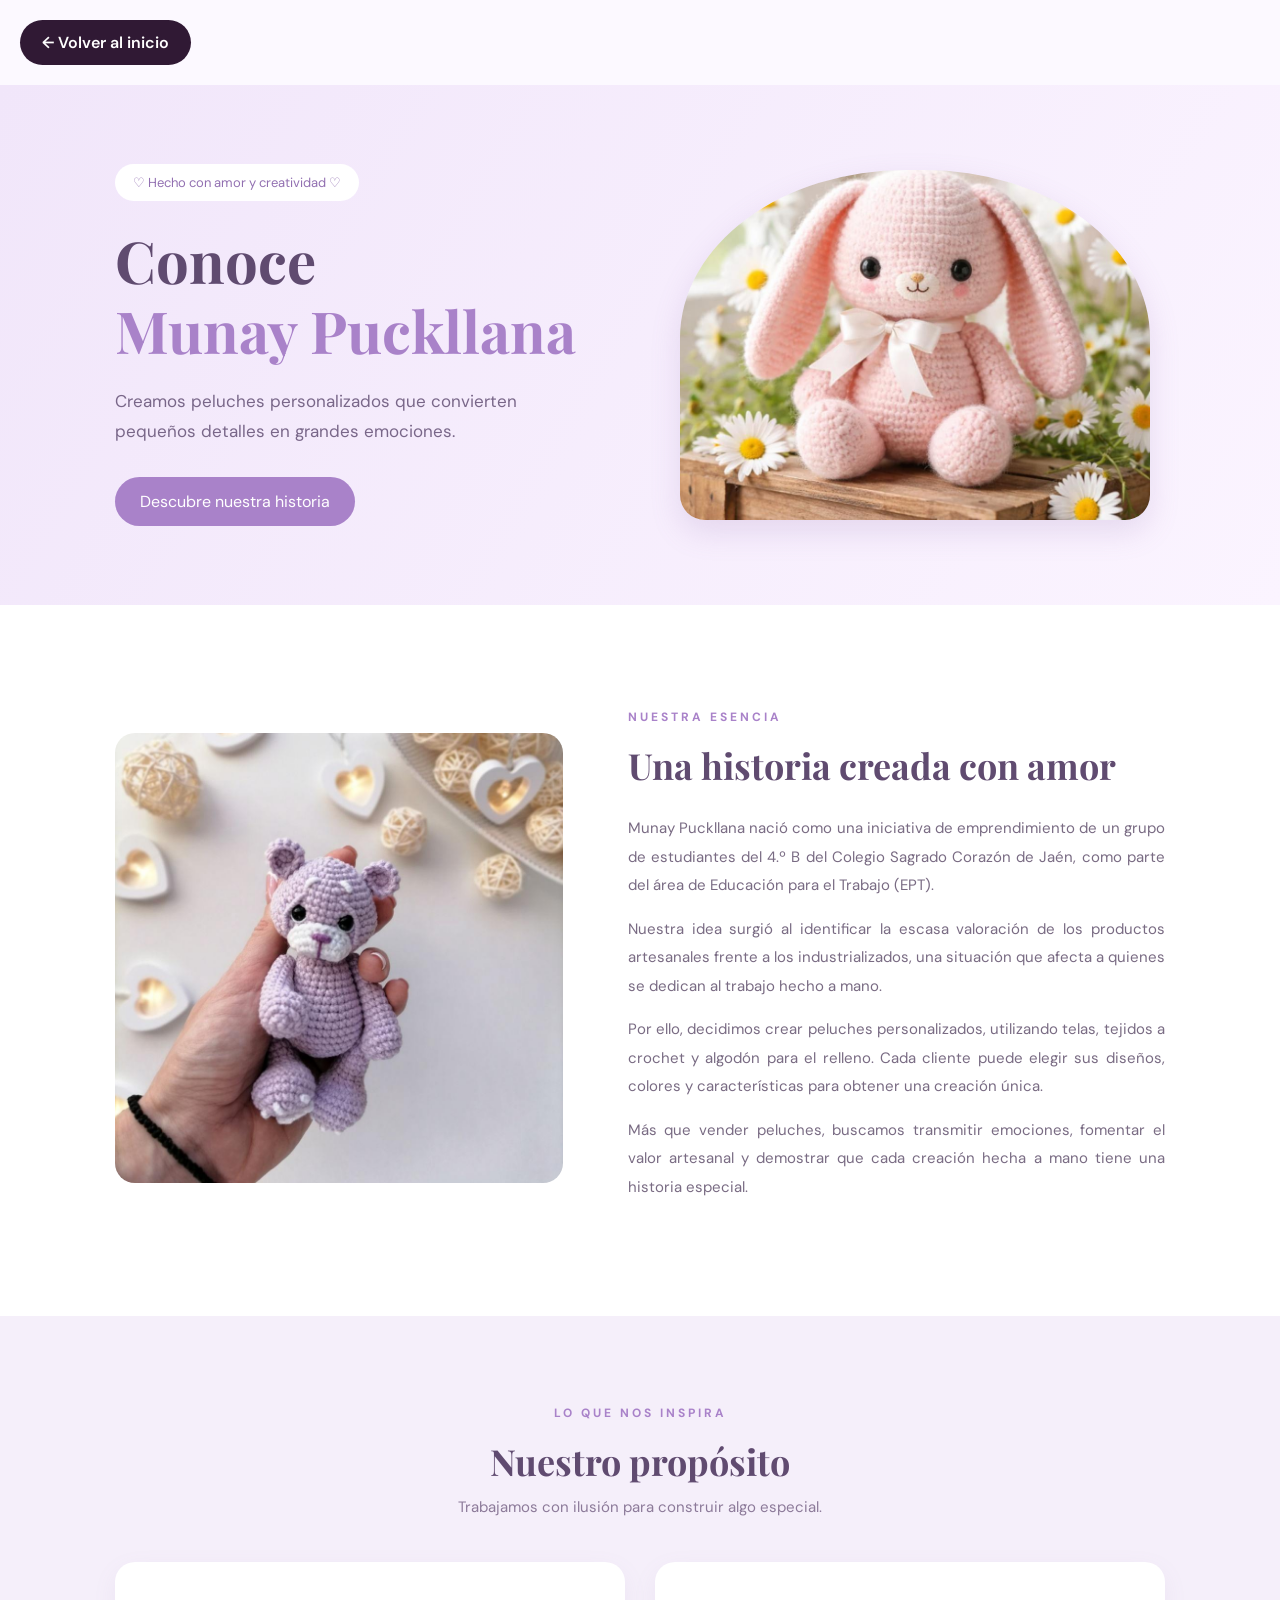
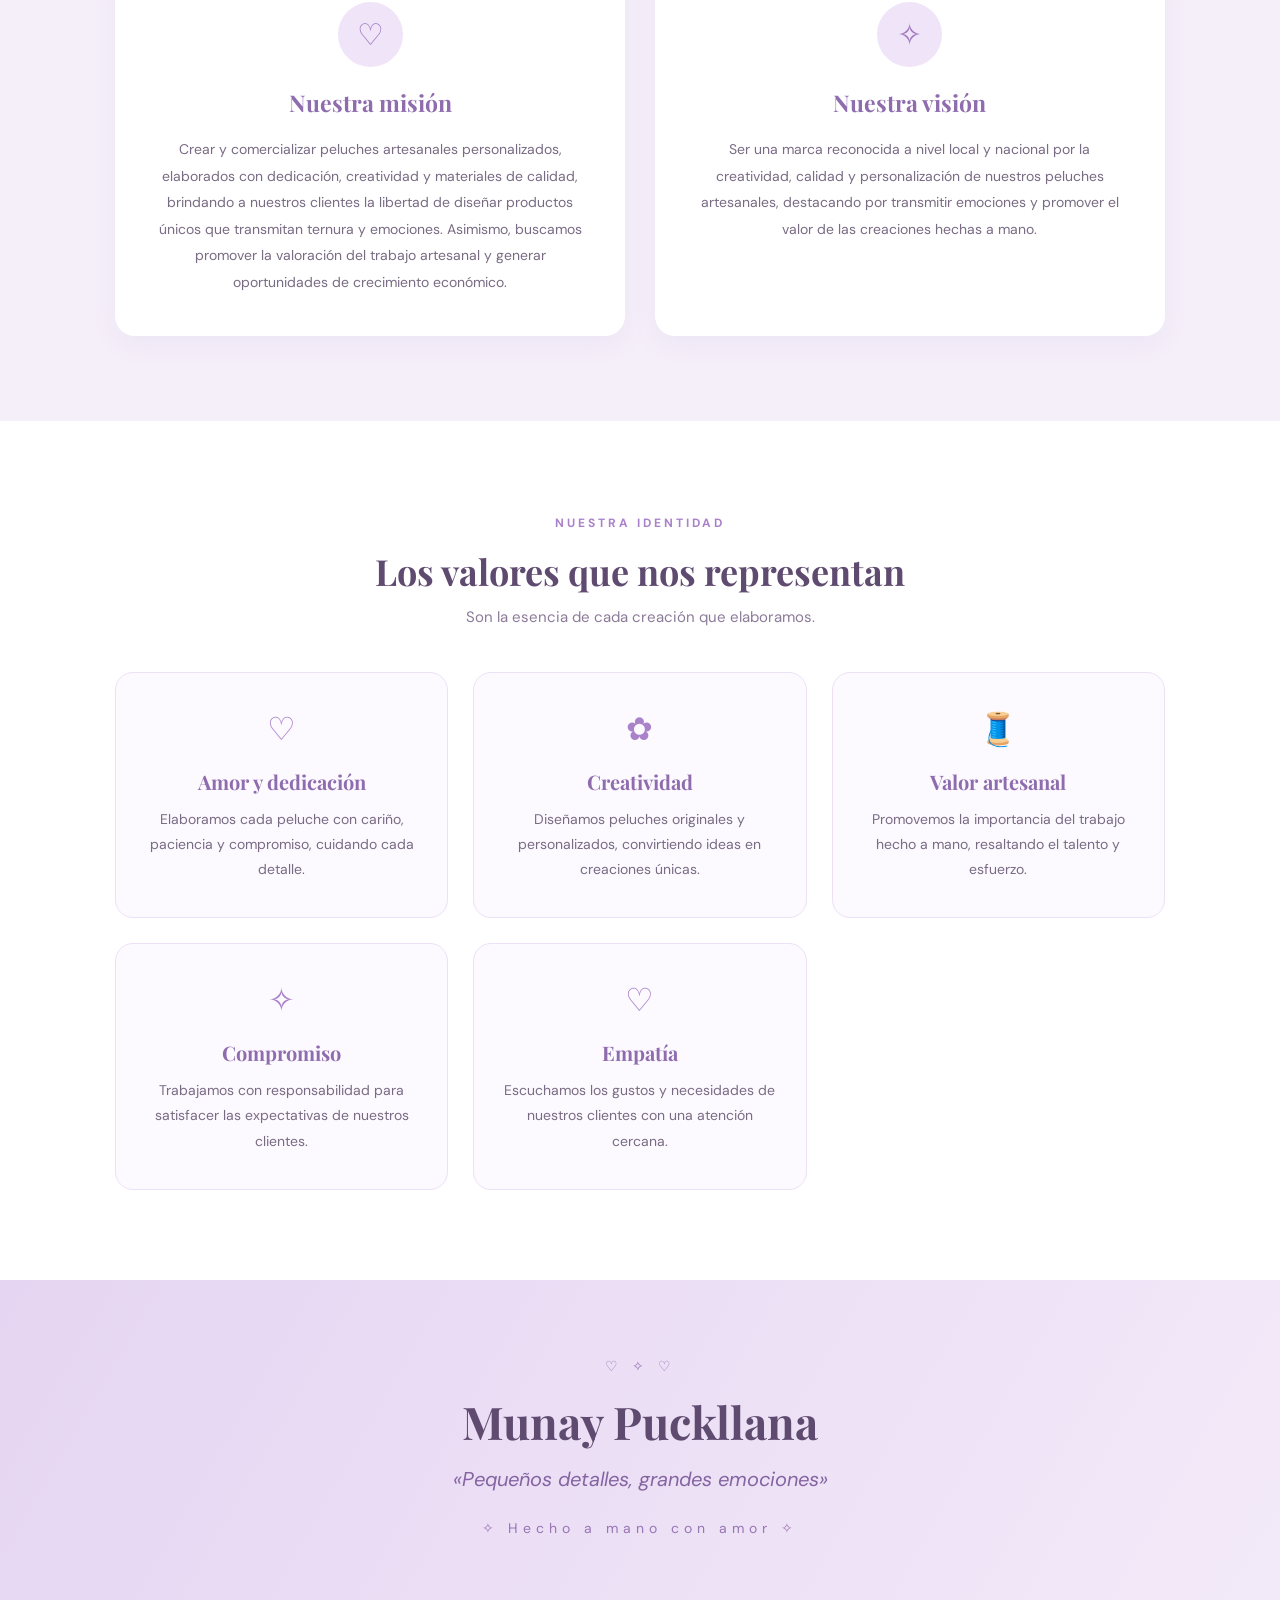
<file: nosotros.html>
<!DOCTYPE html>
<html lang="es">
<head>
    <meta charset="UTF-8">
    <meta name="viewport" content="width=device-width, initial-scale=1.0">
    <title>Nosotros | Munay Puckllana</title>
    <link rel="stylesheet" href="estilonosotros.css">

    <!-- Fuente de Google -->
    <link rel="preconnect" href="https://fonts.googleapis.com">
    <link rel="preconnect" href="https://fonts.gstatic.com" crossorigin>
    <link href="https://fonts.googleapis.com/css2?family=DM+Sans:wght@400;500;600;700&family=Playfair+Display:wght@600;700&display=swap" rel="stylesheet">
</head>

<body>
    <a href="index.html" class="volver">
    ← Volver al inicio
</a>

    <main class="nosotros">

        <!-- PORTADA -->
        <section class="portada">
            <div class="portada-contenido">
                <span class="etiqueta">♡ Hecho con amor y creatividad ♡</span>
                <h1>Conoce <span>Munay Puckllana</span></h1>
                <p>
                    Creamos peluches personalizados que convierten
                    pequeños detalles en grandes emociones.
                </p>
                <a href="#historia" class="boton">Descubre nuestra historia</a>
            </div>

            <div class="portada-imagen">
                <img src="conejito1.jpg" alt="Peluches artesanales Munay Puckllana">
            </div>
        </section>

        <!-- HISTORIA -->
        <section class="historia" id="historia">
            <div class="historia-imagen">
                <img src="osito2.jpg" alt="Elaboración artesanal de peluches">
            </div>

            <div class="historia-texto">
                <span class="subtitulo">Nuestra esencia</span>
                <h2>Una historia creada con amor</h2>

                <p>
                    Munay Puckllana nació como una iniciativa de emprendimiento
                    de un grupo de estudiantes del 4.º B del Colegio Sagrado
                    Corazón de Jaén, como parte del área de Educación para
                    el Trabajo (EPT).
                </p>

                <p>
                    Nuestra idea surgió al identificar la escasa valoración
                    de los productos artesanales frente a los industrializados,
                    una situación que afecta a quienes se dedican al trabajo
                    hecho a mano.
                </p>

                <p>
                    Por ello, decidimos crear peluches personalizados,
                    utilizando telas, tejidos a crochet y algodón para el
                    relleno. Cada cliente puede elegir sus diseños, colores
                    y características para obtener una creación única.
                </p>

                <p>
                    Más que vender peluches, buscamos transmitir emociones,
                    fomentar el valor artesanal y demostrar que cada creación
                    hecha a mano tiene una historia especial.
                </p>
            </div>
        </section>

        <!-- MISIÓN Y VISIÓN -->
        <section class="proposito">
            <div class="titulo-seccion">
                <span class="subtitulo">Lo que nos inspira</span>
                <h2>Nuestro propósito</h2>
                <p>Trabajamos con ilusión para construir algo especial.</p>
            </div>

            <div class="proposito-contenedor">

                <article class="proposito-card">
                    <div class="icono">♡</div>
                    <h3>Nuestra misión</h3>
                    <p>
                        Crear y comercializar peluches artesanales personalizados,
                        elaborados con dedicación, creatividad y materiales de
                        calidad, brindando a nuestros clientes la libertad de
                        diseñar productos únicos que transmitan ternura y
                        emociones. Asimismo, buscamos promover la valoración
                        del trabajo artesanal y generar oportunidades de
                        crecimiento económico.
                    </p>
                </article>

                <article class="proposito-card">
                    <div class="icono">✧</div>
                    <h3>Nuestra visión</h3>
                    <p>
                        Ser una marca reconocida a nivel local y nacional
                        por la creatividad, calidad y personalización de
                        nuestros peluches artesanales, destacando por
                        transmitir emociones y promover el valor de las
                        creaciones hechas a mano.
                    </p>
                </article>

            </div>
        </section>

        <!-- VALORES -->
        <section class="valores">
            <div class="titulo-seccion">
                <span class="subtitulo">Nuestra identidad</span>
                <h2>Los valores que nos representan</h2>
                <p>Son la esencia de cada creación que elaboramos.</p>
            </div>

            <div class="valores-contenedor">

                <article class="valor-card">
                    <div class="valor-icono">♡</div>
                    <h3>Amor y dedicación</h3>
                    <p>
                        Elaboramos cada peluche con cariño, paciencia y
                        compromiso, cuidando cada detalle.
                    </p>
                </article>

                <article class="valor-card">
                    <div class="valor-icono">✿</div>
                    <h3>Creatividad</h3>
                    <p>
                        Diseñamos peluches originales y personalizados,
                        convirtiendo ideas en creaciones únicas.
                    </p>
                </article>

                <article class="valor-card">
                    <div class="valor-icono">🧵</div>
                    <h3>Valor artesanal</h3>
                    <p>
                        Promovemos la importancia del trabajo hecho a mano,
                        resaltando el talento y esfuerzo.
                    </p>
                </article>

                <article class="valor-card">
                    <div class="valor-icono">✧</div>
                    <h3>Compromiso</h3>
                    <p>
                        Trabajamos con responsabilidad para satisfacer
                        las expectativas de nuestros clientes.
                    </p>
                </article>

                <article class="valor-card">
                    <div class="valor-icono">♡</div>
                    <h3>Empatía</h3>
                    <p>
                        Escuchamos los gustos y necesidades de nuestros
                        clientes con una atención cercana.
                    </p>
                </article>

            </div>
        </section>

        <!-- ESLOGAN -->
        <section class="eslogan">
            <span class="eslogan-decoracion">♡ ✧ ♡</span>
            <h2>Munay Puckllana</h2>
            <p>«Pequeños detalles, grandes emociones»</p>
            <span class="eslogan-decoracion">✧ Hecho a mano con amor ✧</span>
        </section>

    </main>

</body>
</html>
<!-- Actualizacion de MUNAY PUCLLANA -->
</file>
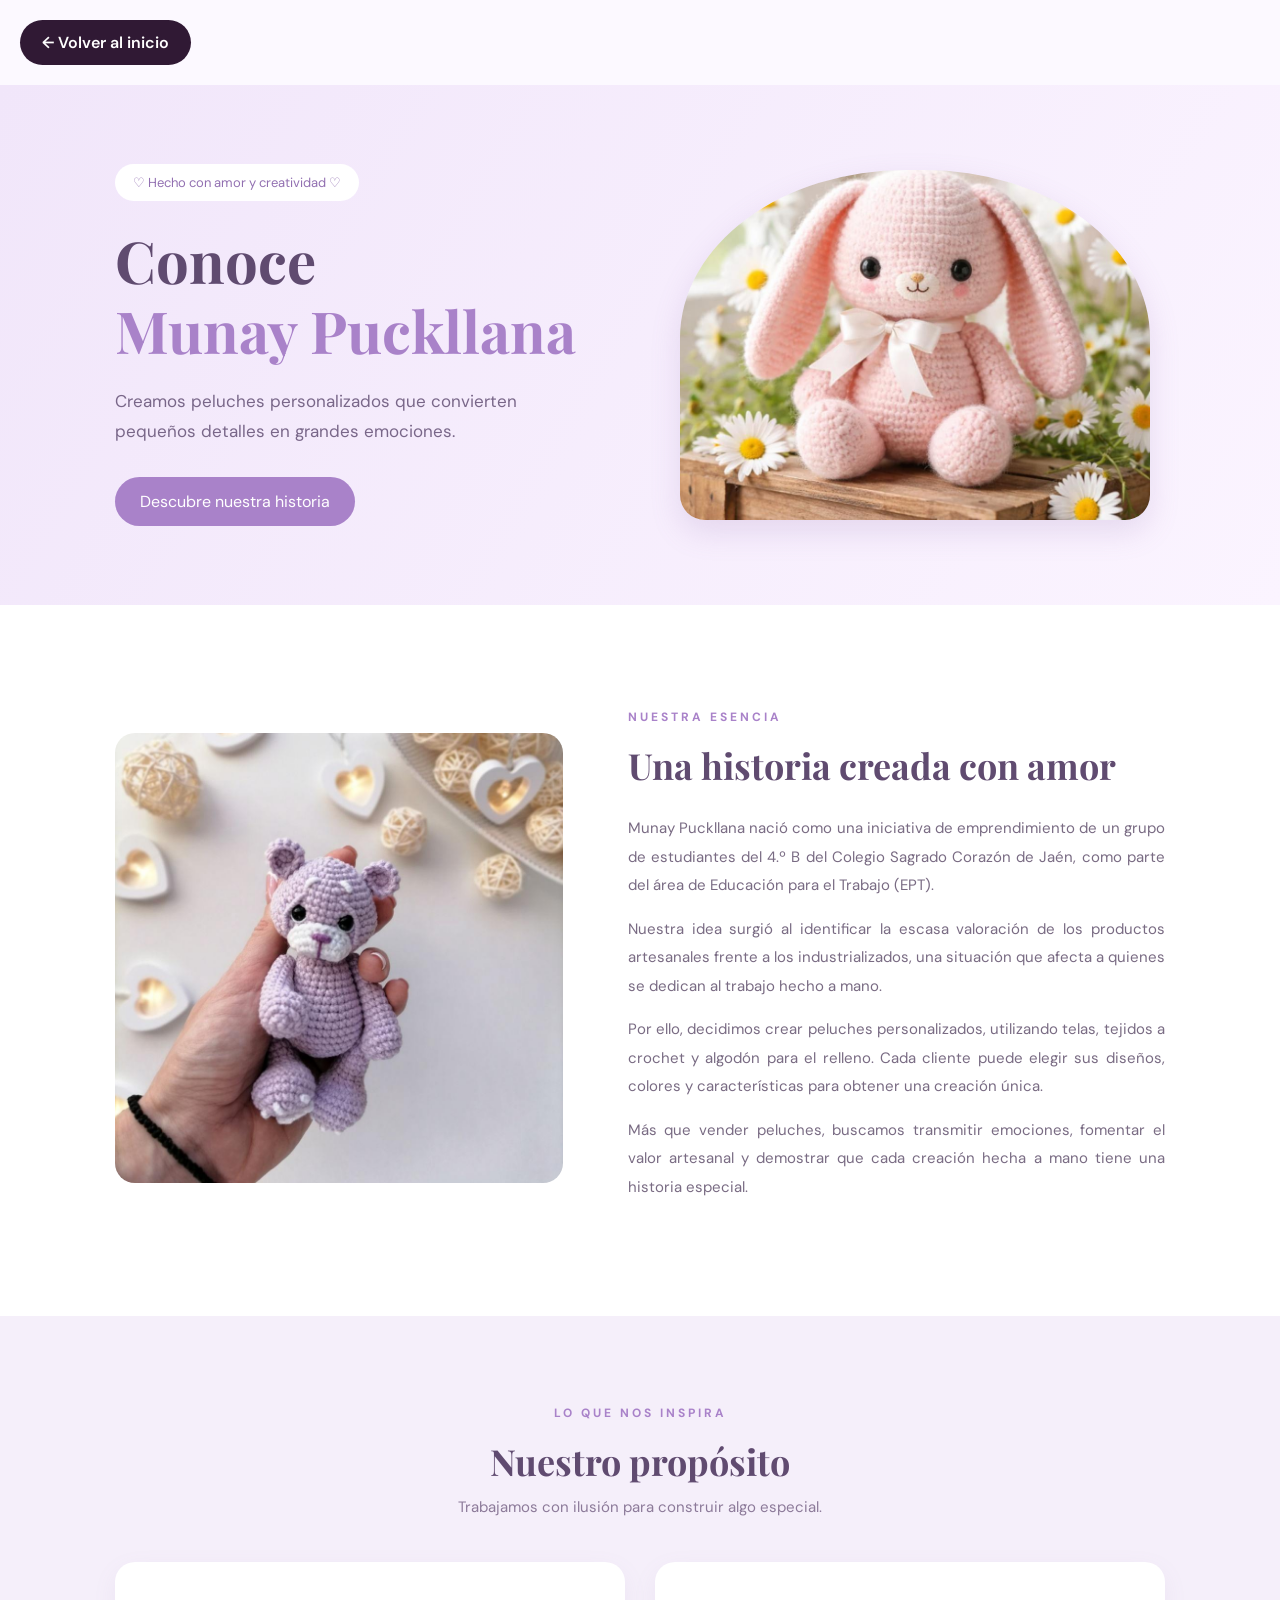
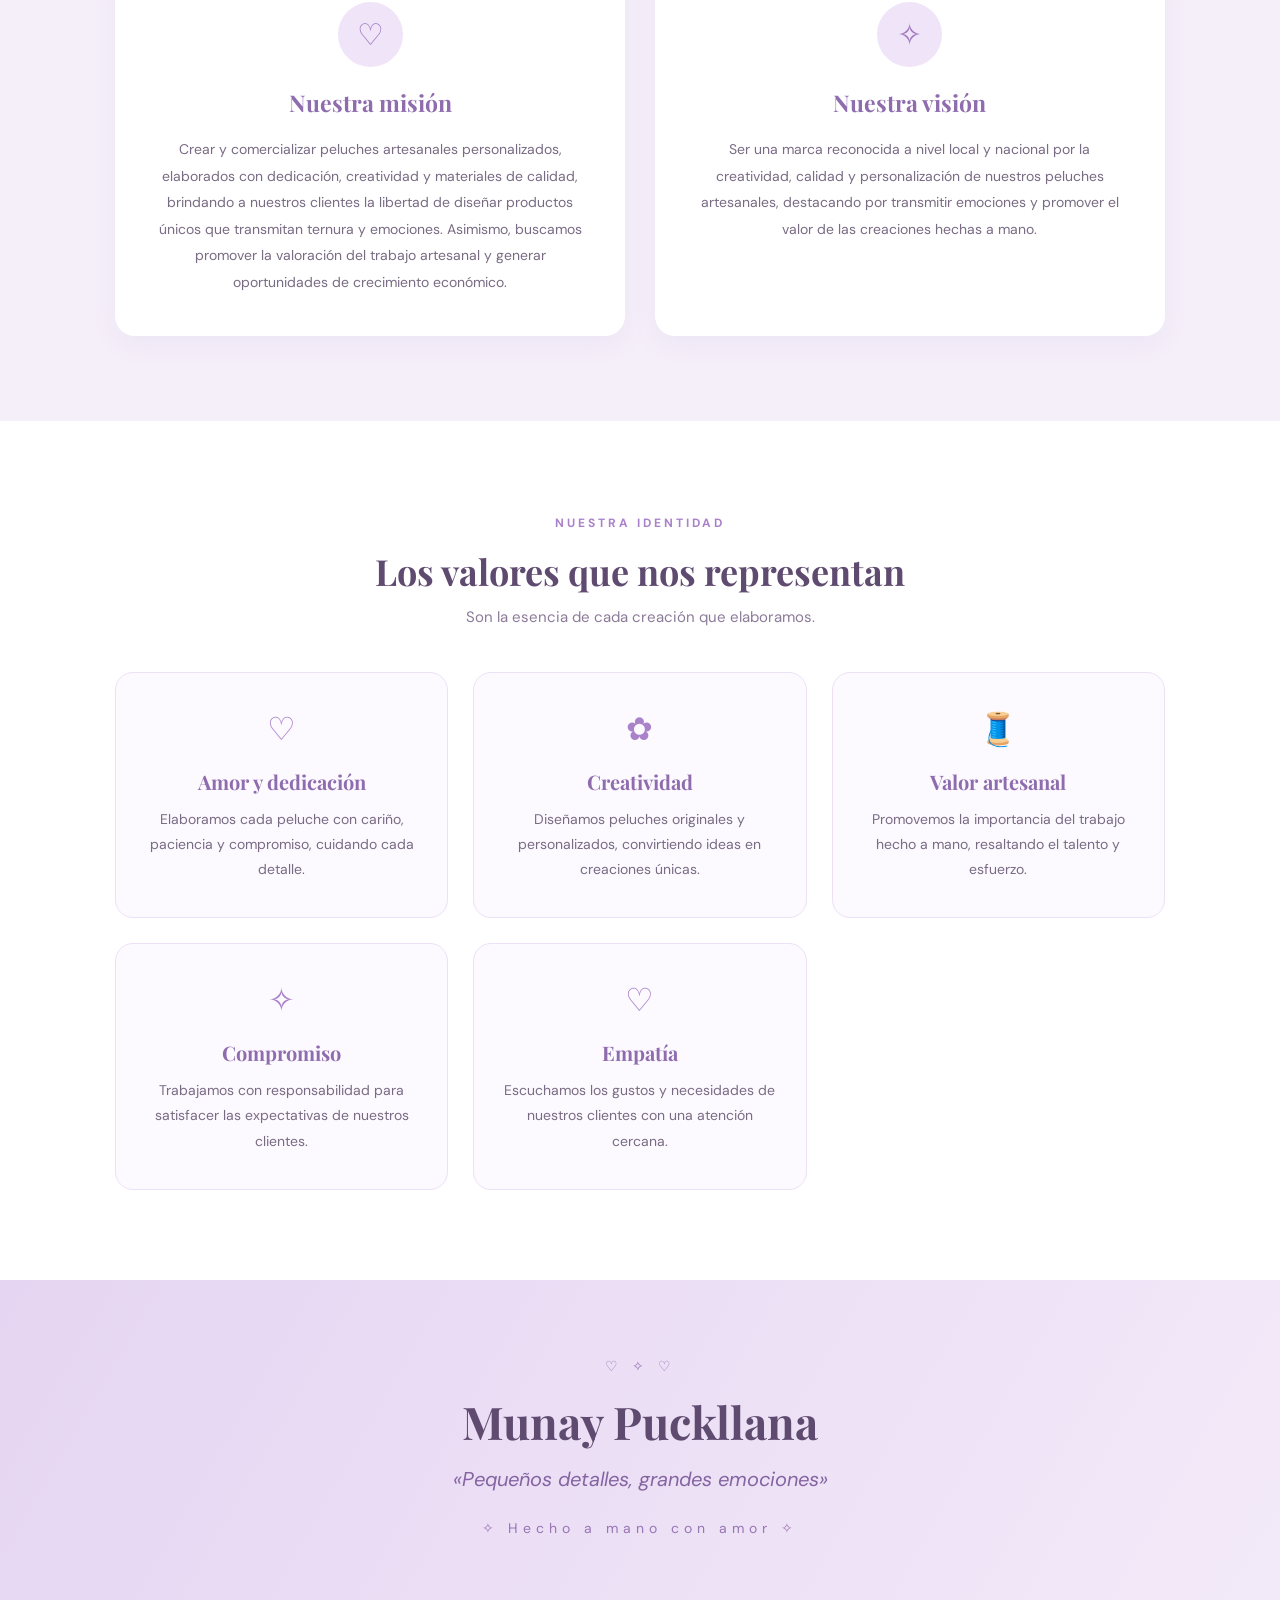
<file: Nosotros2.html>
<!DOCTYPE html>
<html lang="es">
<head>
    <meta charset="UTF-8">
    <meta name="viewport" content="width=device-width, initial-scale=1.0">
    <title>Nosotros | Munay Puckllana</title>
    <link rel="stylesheet" href="estilonosotros.css">

    <!-- Fuente de Google -->
    <link rel="preconnect" href="https://fonts.googleapis.com">
    <link rel="preconnect" href="https://fonts.gstatic.com" crossorigin>
    <link href="https://fonts.googleapis.com/css2?family=DM+Sans:wght@400;500;600;700&family=Playfair+Display:wght@600;700&display=swap" rel="stylesheet">
</head>

<body>
    <a href="index.html" class="volver">
    ← Volver al inicio
</a>

    <main class="nosotros">

        <!-- PORTADA -->
        <section class="portada">
            <div class="portada-contenido">
                <span class="etiqueta">♡ Hecho con amor y creatividad ♡</span>
                <h1>Conoce <span>Munay Puckllana</span></h1>
                <p>
                    Creamos peluches personalizados que convierten
                    pequeños detalles en grandes emociones.
                </p>
                <a href="#historia" class="boton">Descubre nuestra historia</a>
            </div>

            <div class="portada-imagen">
                <img src="conejito1.jpg" alt="Peluches artesanales Munay Puckllana">
            </div>
        </section>

        <!-- HISTORIA -->
        <section class="historia" id="historia">
            <div class="historia-imagen">
                <img src="osito2.jpg" alt="Elaboración artesanal de peluches">
            </div>

            <div class="historia-texto">
                <span class="subtitulo">Nuestra esencia</span>
                <h2>Una historia creada con amor</h2>

                <p>
                    Munay Puckllana nació como una iniciativa de emprendimiento
                    de un grupo de estudiantes del 4.º B del Colegio Sagrado
                    Corazón de Jaén, como parte del área de Educación para
                    el Trabajo (EPT).
                </p>

                <p>
                    Nuestra idea surgió al identificar la escasa valoración
                    de los productos artesanales frente a los industrializados,
                    una situación que afecta a quienes se dedican al trabajo
                    hecho a mano.
                </p>

                <p>
                    Por ello, decidimos crear peluches personalizados,
                    utilizando telas, tejidos a crochet y algodón para el
                    relleno. Cada cliente puede elegir sus diseños, colores
                    y características para obtener una creación única.
                </p>

                <p>
                    Más que vender peluches, buscamos transmitir emociones,
                    fomentar el valor artesanal y demostrar que cada creación
                    hecha a mano tiene una historia especial.
                </p>
            </div>
        </section>

        <!-- MISIÓN Y VISIÓN -->
        <section class="proposito">
            <div class="titulo-seccion">
                <span class="subtitulo">Lo que nos inspira</span>
                <h2>Nuestro propósito</h2>
                <p>Trabajamos con ilusión para construir algo especial.</p>
            </div>

            <div class="proposito-contenedor">

                <article class="proposito-card">
                    <div class="icono">♡</div>
                    <h3>Nuestra misión</h3>
                    <p>
                        Crear y comercializar peluches artesanales personalizados,
                        elaborados con dedicación, creatividad y materiales de
                        calidad, brindando a nuestros clientes la libertad de
                        diseñar productos únicos que transmitan ternura y
                        emociones. Asimismo, buscamos promover la valoración
                        del trabajo artesanal y generar oportunidades de
                        crecimiento económico.
                    </p>
                </article>

                <article class="proposito-card">
                    <div class="icono">✧</div>
                    <h3>Nuestra visión</h3>
                    <p>
                        Ser una marca reconocida a nivel local y nacional
                        por la creatividad, calidad y personalización de
                        nuestros peluches artesanales, destacando por
                        transmitir emociones y promover el valor de las
                        creaciones hechas a mano.
                    </p>
                </article>

            </div>
        </section>

        <!-- VALORES -->
        <section class="valores">
            <div class="titulo-seccion">
                <span class="subtitulo">Nuestra identidad</span>
                <h2>Los valores que nos representan</h2>
                <p>Son la esencia de cada creación que elaboramos.</p>
            </div>

            <div class="valores-contenedor">

                <article class="valor-card">
                    <div class="valor-icono">♡</div>
                    <h3>Amor y dedicación</h3>
                    <p>
                        Elaboramos cada peluche con cariño, paciencia y
                        compromiso, cuidando cada detalle.
                    </p>
                </article>

                <article class="valor-card">
                    <div class="valor-icono">✿</div>
                    <h3>Creatividad</h3>
                    <p>
                        Diseñamos peluches originales y personalizados,
                        convirtiendo ideas en creaciones únicas.
                    </p>
                </article>

                <article class="valor-card">
                    <div class="valor-icono">🧵</div>
                    <h3>Valor artesanal</h3>
                    <p>
                        Promovemos la importancia del trabajo hecho a mano,
                        resaltando el talento y esfuerzo.
                    </p>
                </article>

                <article class="valor-card">
                    <div class="valor-icono">✧</div>
                    <h3>Compromiso</h3>
                    <p>
                        Trabajamos con responsabilidad para satisfacer
                        las expectativas de nuestros clientes.
                    </p>
                </article>

                <article class="valor-card">
                    <div class="valor-icono">♡</div>
                    <h3>Empatía</h3>
                    <p>
                        Escuchamos los gustos y necesidades de nuestros
                        clientes con una atención cercana.
                    </p>
                </article>

            </div>
        </section>

        <!-- ESLOGAN -->
        <section class="eslogan">
            <span class="eslogan-decoracion">♡ ✧ ♡</span>
            <h2>Munay Puckllana</h2>
            <p>«Pequeños detalles, grandes emociones»</p>
            <span class="eslogan-decoracion">✧ Hecho a mano con amor ✧</span>
        </section>

    </main>

</body>
</html>
</file>
<file: estilonosotros.css>
/* CONFIGURACIÓN GENERAL */
* {
    margin: 0;
    padding: 0;
    box-sizing: border-box;
    scroll-behavior: smooth;
}

body {
    font-family: 'DM Sans', sans-serif;
    background-color: #FCF9FF;
    color: #59486A;
}

.nosotros {
    width: 100%;
    overflow: hidden;
}

/* PORTADA */
.portada {
    min-height: 520px;
    padding: 70px 9%;
    display: flex;
    align-items: center;
    justify-content: space-between;
    gap: 50px;
    background: linear-gradient(120deg, #F1E6FA, #FBF4FF);
}

.portada-contenido {
    flex: 1;
}

.etiqueta {
    display: inline-block;
    color: #9270B1;
    background: #FFFFFF;
    padding: 10px 18px;
    border-radius: 30px;
    font-size: 13px;
    margin-bottom: 25px;
}

.portada h1 {
    font-family: 'Playfair Display', serif;
    font-size: clamp(38px, 5vw, 58px);
    line-height: 1.2;
    color: #604B70;
    margin-bottom: 20px;
}

.portada h1 span {
    color: #A982C9;
    display: block;
}

.portada p {
    font-size: 17px;
    line-height: 1.8;
    max-width: 480px;
    margin-bottom: 30px;
    color: #796789;
}

.boton {
    display: inline-block;
    text-decoration: none;
    background: #A982C9;
    color: white;
    padding: 14px 25px;
    border-radius: 30px;
    transition: 0.3s;
}

.boton:hover {
    background: #80609F;
    transform: translateY(-3px);
}

.portada-imagen {
    flex: 1;
    display: flex;
    justify-content: center;
}

.portada-imagen img {
    width: 100%;
    max-width: 470px;
    height: 350px;
    object-fit: cover;
    border-radius: 48% 48% 25px 25px;
    box-shadow: 0 12px 30px #9472AE30;
}

/* HISTORIA */
.historia {
    padding: 100px 9%;
    display: flex;
    align-items: center;
    gap: 65px;
    background: #FFFFFF;
}

.historia-imagen {
    flex: 1;
}

.historia-imagen img {
    width: 100%;
    max-width: 470px;
    height: 450px;
    object-fit: cover;
    border-radius: 20px;
}

.historia-texto {
    flex: 1.2;
}

.subtitulo {
    color: #A982C9;
    text-transform: uppercase;
    letter-spacing: 3px;
    font-size: 12px;
    font-weight: 700;
}

.historia h2,
.titulo-seccion h2 {
    font-family: 'Playfair Display', serif;
    font-size: 36px;
    color: #604B70;
    margin: 15px 0 25px;
}

.historia-texto p {
    font-size: 15px;
    line-height: 1.9;
    margin-bottom: 15px;
    color: #796B83;
    text-align: justify;
}

/* TÍTULOS DE SECCIÓN */
.titulo-seccion {
    text-align: center;
    margin-bottom: 45px;
    padding: 0 15px;
}

.titulo-seccion h2 {
    margin-bottom: 12px;
}

.titulo-seccion p {
    color: #8C7A99;
    font-size: 15px;
}

/* MISIÓN Y VISIÓN */
.proposito {
    padding: 85px 9%;
    background: #F5EFFA;
}

.proposito-contenedor {
    display: grid;
    grid-template-columns: repeat(2, 1fr);
    gap: 30px;
}

.proposito-card {
    background: #FFFFFF;
    padding: 40px;
    border-radius: 20px;
    text-align: center;
    box-shadow: 0 8px 25px #9677AF15;
    transition: 0.3s;
}

.proposito-card:hover,
.valor-card:hover {
    transform: translateY(-7px);
    box-shadow: 0 12px 30px #9677AF30;
}

.icono {
    width: 65px;
    height: 65px;
    display: flex;
    align-items: center;
    justify-content: center;
    margin: 0 auto 20px;
    border-radius: 50%;
    background: #F0E4F8;
    color: #A17BBF;
    font-size: 30px;
}

.proposito-card h3,
.valor-card h3 {
    font-family: 'Playfair Display', serif;
    font-size: 23px;
    color: #8F6CAE;
    margin-bottom: 18px;
}

.proposito-card p {
    color: #796B83;
    font-size: 14px;
    line-height: 1.9;
}

/* VALORES */
.valores {
    padding: 90px 9%;
    background: #FFFFFF;
}

.valores-contenedor {
    display: grid;
    grid-template-columns: repeat(3, 1fr);
    gap: 25px;
}

.valor-card {
    text-align: center;
    padding: 35px 25px;
    border: 1px solid #EDE1F5;
    background: #FCF9FF;
    border-radius: 18px;
    transition: 0.3s;
}

.valor-icono {
    font-size: 32px;
    color: #A982C9;
    margin-bottom: 18px;
}

.valor-card h3 {
    font-size: 20px;
    margin-bottom: 12px;
}

.valor-card p {
    font-size: 14px;
    line-height: 1.8;
    color: #796B83;
}

/* ESLOGAN */
.eslogan {
    text-align: center;
    padding: 75px 20px;
    background: linear-gradient(120deg, #E5D5F2, #F3EAF9);
}

.eslogan h2 {
    font-family: 'Playfair Display', serif;
    font-size: 45px;
    color: #604B70;
    margin: 15px 0;
}

.eslogan p {
    font-size: 20px;
    color: #8564A2;
    font-style: italic;
    margin-bottom: 25px;
}

.eslogan-decoracion {
    color: #9875B5;
    letter-spacing: 5px;
    font-size: 14px;
}

/* RESPONSIVE */
@media (max-width: 900px) {

    .portada {
        padding: 60px 6%;
        gap: 30px;
    }

    .historia {
        padding: 70px 6%;
        gap: 35px;
    }

    .valores {
        padding: 70px 6%;
    }

    .valores-contenedor {
        grid-template-columns: repeat(2, 1fr);
    }
}

@media (max-width: 650px) {

    .portada {
        flex-direction: column;
        text-align: center;
        padding: 55px 7%;
    }

    .portada p {
        margin-left: auto;
        margin-right: auto;
    }

    .portada-imagen img {
        height: 280px;
    }

    .historia {
        flex-direction: column;
        padding: 65px 7%;
    }

    .historia-imagen img {
        height: 300px;
    }

    .historia h2,
    .titulo-seccion h2 {
        font-size: 29px;
    }

    .proposito {
        padding: 65px 7%;
    }

    .proposito-contenedor {
        grid-template-columns: 1fr;
    }

    .proposito-card {
        padding: 30px 23px;
    }

    .valores-contenedor {
        grid-template-columns: 1fr;
    }

    .eslogan h2 {
        font-size: 34px;
    }

    .eslogan p {
        font-size: 17px;
    }
}
.volver {
    display: inline-block;
    margin: 20px;
    padding: 12px 22px;
    background: #301934;
    color: white;
    text-decoration: none;
    border-radius: 25px;
    font-weight: 600;
    transition: 0.3s;
}

.volver:hover {
    background: #301934;
    transform: translateY(-3px);
}
</file>
